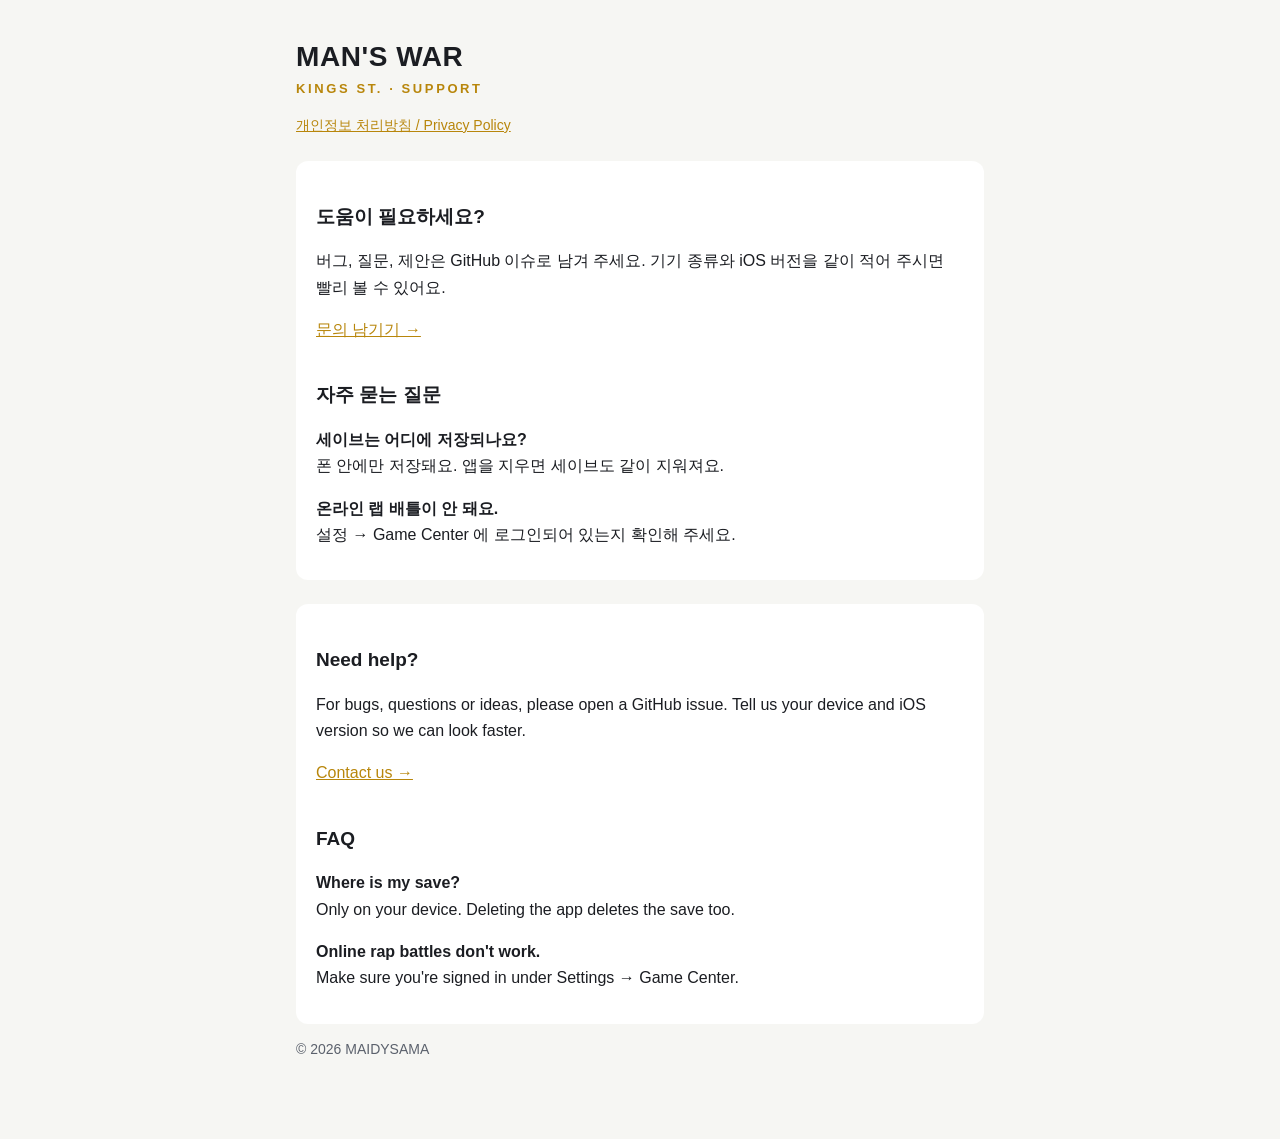
<file: index.html>
<!doctype html>
<html lang="ko"><head><meta charset="utf-8"><meta name="viewport" content="width=device-width, initial-scale=1">
<title>MAN'S WAR Support</title><link rel="stylesheet" href="style.css"></head>
<body><main>
<h1>MAN'S WAR<small>KINGS ST. · SUPPORT</small></h1>
<nav><a href="privacy.html">개인정보 처리방침 / Privacy Policy</a></nav>

<section lang="ko">
<h2>도움이 필요하세요?</h2>
<p>버그, 질문, 제안은 GitHub 이슈로 남겨 주세요. 기기 종류와 iOS 버전을 같이 적어 주시면 빨리 볼 수 있어요.</p>
<p><a href="https://github.com/maidysama-stack/manswar-support/issues/new">문의 남기기 →</a></p>
<h2>자주 묻는 질문</h2>
<p><b>세이브는 어디에 저장되나요?</b><br>폰 안에만 저장돼요. 앱을 지우면 세이브도 같이 지워져요.</p>
<p><b>온라인 랩 배틀이 안 돼요.</b><br>설정 → Game Center 에 로그인되어 있는지 확인해 주세요.</p>
</section>

<section lang="en">
<h2>Need help?</h2>
<p>For bugs, questions or ideas, please open a GitHub issue. Tell us your device and iOS version so we can look faster.</p>
<p><a href="https://github.com/maidysama-stack/manswar-support/issues/new">Contact us →</a></p>
<h2>FAQ</h2>
<p><b>Where is my save?</b><br>Only on your device. Deleting the app deletes the save too.</p>
<p><b>Online rap battles don't work.</b><br>Make sure you're signed in under Settings → Game Center.</p>
</section>
<p class="dim">© 2026 MAIDYSAMA</p>
</main></body></html>
</file>
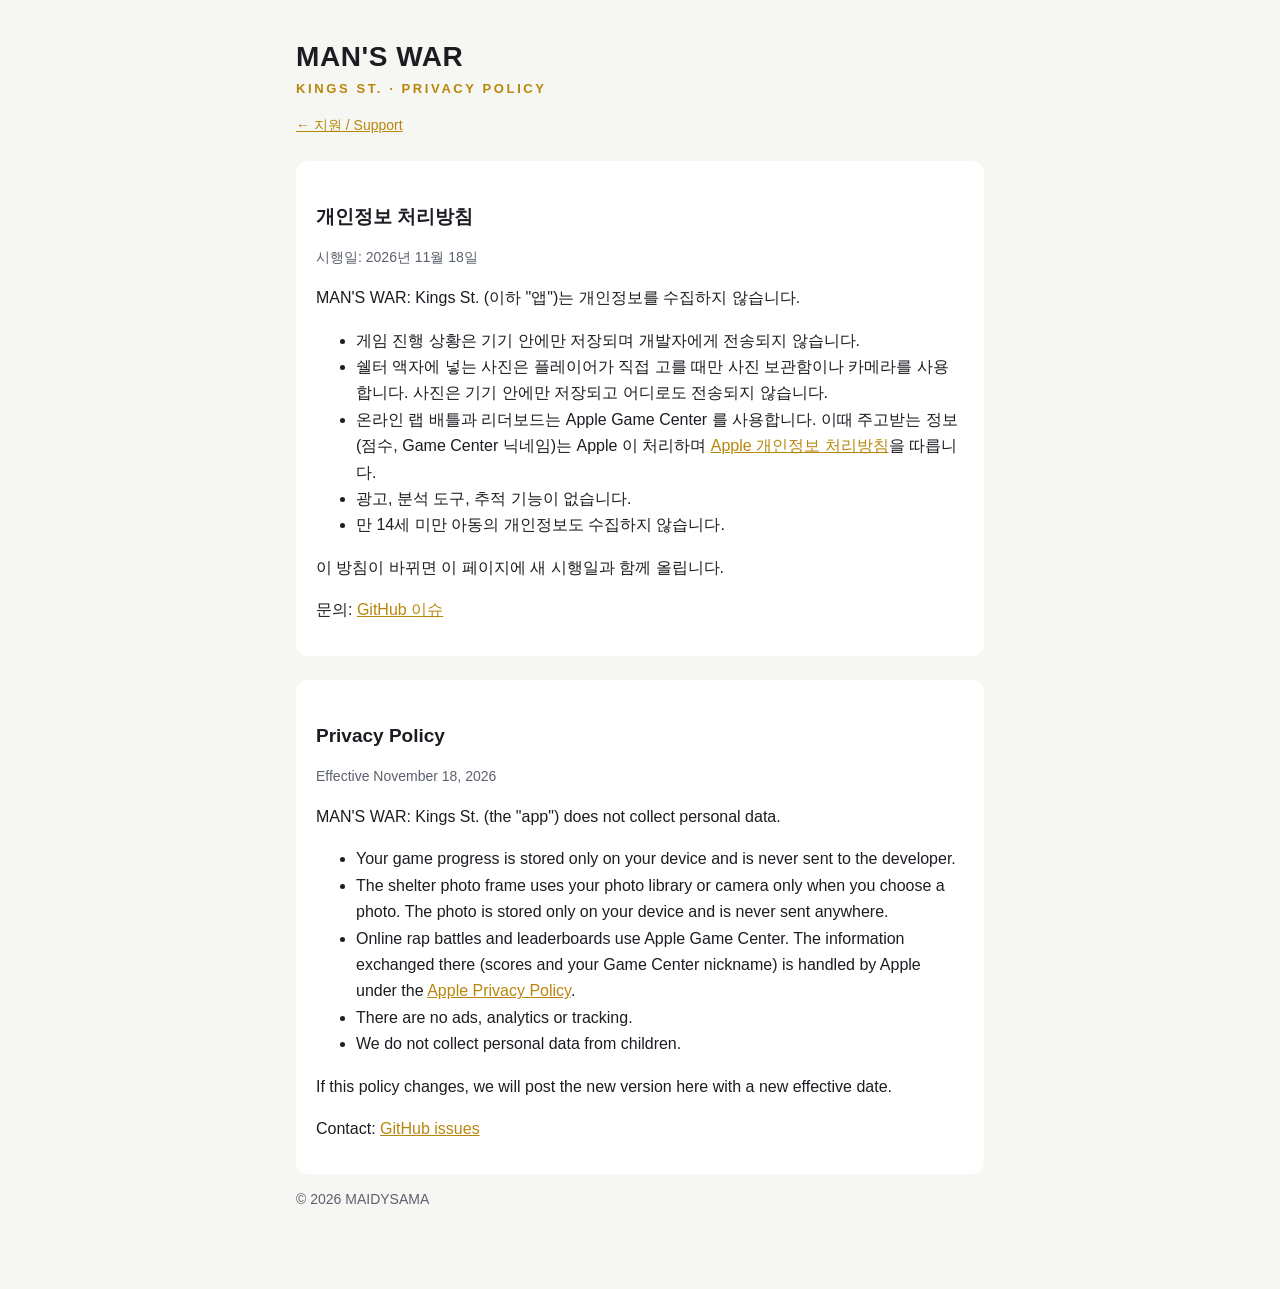
<file: privacy.html>
<!doctype html>
<html lang="ko"><head><meta charset="utf-8"><meta name="viewport" content="width=device-width, initial-scale=1">
<title>MAN'S WAR Privacy</title><link rel="stylesheet" href="style.css"></head>
<body><main>
<h1>MAN'S WAR<small>KINGS ST. · PRIVACY POLICY</small></h1>
<nav><a href="index.html">← 지원 / Support</a></nav>

<section lang="ko">
<h2>개인정보 처리방침</h2>
<p class="dim">시행일: 2026년 11월 18일</p>
<p>MAN'S WAR: Kings St. (이하 "앱")는 개인정보를 수집하지 않습니다.</p>
<ul>
<li>게임 진행 상황은 기기 안에만 저장되며 개발자에게 전송되지 않습니다.</li>
<li>쉘터 액자에 넣는 사진은 플레이어가 직접 고를 때만 사진 보관함이나 카메라를 사용합니다. 사진은 기기 안에만 저장되고 어디로도 전송되지 않습니다.</li>
<li>온라인 랩 배틀과 리더보드는 Apple Game Center 를 사용합니다. 이때 주고받는 정보(점수, Game Center 닉네임)는 Apple 이 처리하며 <a href="https://www.apple.com/kr/legal/privacy/">Apple 개인정보 처리방침</a>을 따릅니다.</li>
<li>광고, 분석 도구, 추적 기능이 없습니다.</li>
<li>만 14세 미만 아동의 개인정보도 수집하지 않습니다.</li>
</ul>
<p>이 방침이 바뀌면 이 페이지에 새 시행일과 함께 올립니다.</p>
<p>문의: <a href="https://github.com/maidysama-stack/manswar-support/issues/new">GitHub 이슈</a></p>
</section>

<section lang="en">
<h2>Privacy Policy</h2>
<p class="dim">Effective November 18, 2026</p>
<p>MAN'S WAR: Kings St. (the "app") does not collect personal data.</p>
<ul>
<li>Your game progress is stored only on your device and is never sent to the developer.</li>
<li>The shelter photo frame uses your photo library or camera only when you choose a photo. The photo is stored only on your device and is never sent anywhere.</li>
<li>Online rap battles and leaderboards use Apple Game Center. The information exchanged there (scores and your Game Center nickname) is handled by Apple under the <a href="https://www.apple.com/legal/privacy/">Apple Privacy Policy</a>.</li>
<li>There are no ads, analytics or tracking.</li>
<li>We do not collect personal data from children.</li>
</ul>
<p>If this policy changes, we will post the new version here with a new effective date.</p>
<p>Contact: <a href="https://github.com/maidysama-stack/manswar-support/issues/new">GitHub issues</a></p>
</section>
<p class="dim">© 2026 MAIDYSAMA</p>
</main></body></html>
</file>
<file: style.css>
:root { --bg:#14161b; --fg:#e9ebef; --dim:#9aa1ad; --acc:#ffd23f; --card:#1d2027; }
@media (prefers-color-scheme: light) { :root { --bg:#f6f6f3; --fg:#1b1d22; --dim:#5b616c; --acc:#b8860b; --card:#fff; } }
* { box-sizing:border-box; }
body { margin:0; background:var(--bg); color:var(--fg); font:16px/1.65 -apple-system, "Apple SD Gothic Neo", "Noto Sans KR", sans-serif; }
main { max-width:720px; margin:0 auto; padding:40px 16px 64px; }
h1 { font:900 28px/1.2 "Arial Black", Impact, sans-serif; letter-spacing:.02em; margin:0 0 4px; }
h1 small { display:block; font:700 13px/1.4 -apple-system, sans-serif; color:var(--acc); letter-spacing:.2em; margin-top:6px; }
h2 { font-size:19px; margin:36px 0 8px; }
section { background:var(--card); border-radius:12px; padding:4px 20px 16px; margin-top:24px; }
p, li { color:var(--fg); } .dim { color:var(--dim); font-size:14px; }
a { color:var(--acc); }
nav { display:flex; gap:16px; margin:16px 0 0; font-size:14px; }
</file>
